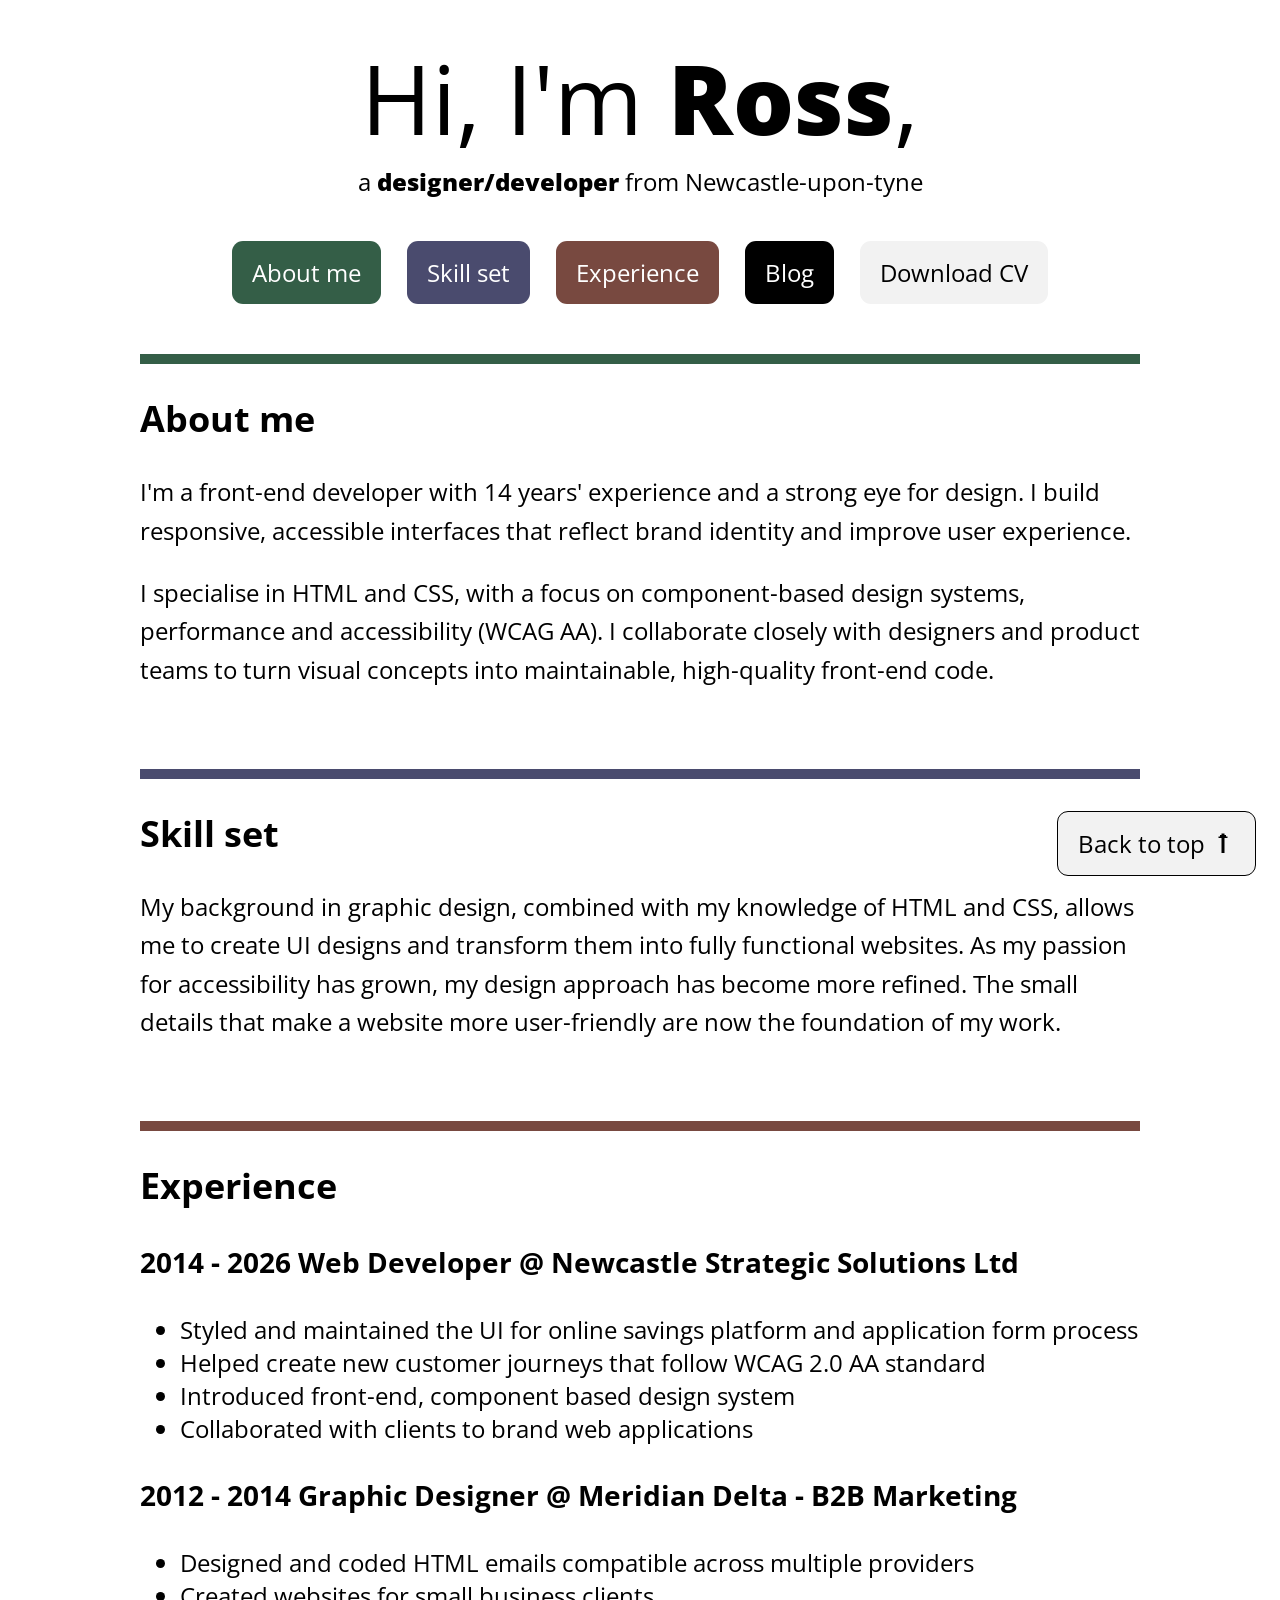
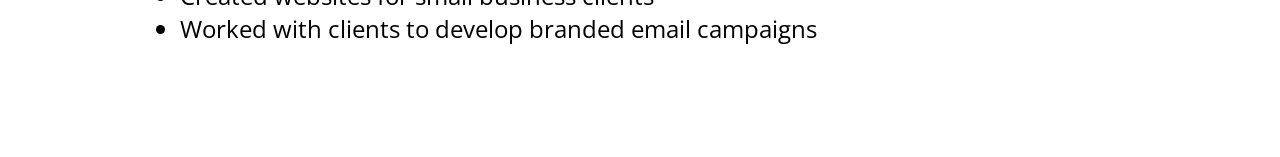
<file: index.html>
<!DOCTYPE html>
<html lang="en">
<head>
    <meta charset="UTF-8">
    <meta http-equiv="X-UA-Compatible" content="IE=edge">
    <link rel="preconnect" href="https://fonts.googleapis.com">
    <link rel="preconnect" href="https://fonts.gstatic.com" crossorigin>
    <link href="https://fonts.googleapis.com/css2?family=Open+Sans:wght@300;400;600&display=swap" rel="stylesheet">
    <link href="assets/stylesheets/styles.css" rel="stylesheet">
    <title>Ross Doolan</title>
    <!-- Global site tag (gtag.js) - Google Analytics -->
	<script async src="https://www.googletagmanager.com/gtag/js?id=G-WRHV4YQ0JR"></script>
	<script>
		 window.dataLayer = window.dataLayer || [];
		function gtag(){dataLayer.push(arguments);}
		gtag('js', new Date());
	
		gtag('config', 'G-WRHV4YQ0JR');	
	</script>
</head>
<body>

    <a class="back-to-top-button" href="#top">Back to top &#129045;</a>

    <div id="top" class="wrapper">
        <header>
            <h1>Hi, I'm <strong>Ross</strong>,</h1>
            <p>a <strong>designer/developer</strong> from Newcastle-upon-tyne</p>
        </header>

        <nav>
            <ul>
                <li><a class="green" href="#about">About me</a></li>
                <li><a class="blue" href="#skillset">Skill set</a></li>
                <li><a class="red" href="#experience">Experience</a></li>
                <li><a target="_blank" class="black" href="./blog">Blog</a></li>
                <li><a target="_blank" href="./assets/pdf/rossdoolancv.pdf">Download CV</a></li>
            </ul>
        </nav>

        <section id="about">
            <h2>About me</h2>
            <p>I'm a front-end developer with <span id="years-experience"></span> and a strong eye for design. I build responsive, accessible interfaces that reflect brand identity and improve user experience.</p>
            <p>I specialise in HTML and CSS, with a focus on component-based design systems, performance and accessibility (WCAG AA). I collaborate closely with designers and product teams to turn visual concepts into maintainable, high-quality front-end code.</p>
        </section>
        
        <section id="skillset">
            <h2>Skill set</h2>
            <p>My background in graphic design, combined with my knowledge of HTML and CSS, allows me to create UI designs and transform them into fully functional websites. As my passion for accessibility has grown, my design approach has become more refined. The small details that make a website more user-friendly are now the foundation of my work.</p>
        </section>

        <section id="experience">
            <h2>Experience</h2>
            <h3>2014 - <span id="current-year"></span> Web Developer @ Newcastle Strategic Solutions Ltd</h3>
            <ul>
                <li>Styled and maintained the UI for online savings platform and application form process</li>
                <li>Helped create new customer journeys that follow WCAG 2.0 AA standard</li>
                <li>Introduced front-end, component based design system</li>
                <li>Collaborated with clients to brand web applications</li>
            </ul>
            <h3>2012 - 2014 Graphic Designer @ Meridian Delta - B2B Marketing</h3>
            <ul>
                <li>Designed and coded HTML emails compatible across multiple providers</li>
                <li>Created websites for small business clients</li>
                <li>Worked with clients to develop branded email campaigns</li>
            </ul>
        </section>
    </div>
    
    <script>
        (function(){
            var now = new Date();
            var currentYearEl = document.getElementById('current-year');
            if (currentYearEl) currentYearEl.textContent = now.getFullYear();

            var startYear = 2012;
            var years = now.getFullYear() - startYear;
            var yearsEl = document.getElementById('years-experience');
            if (yearsEl) {
                yearsEl.textContent = years === 1 ? years + ' year of experience' : years + " years' experience";
            }
        })();
    </script>

</body>
</html>
</file>
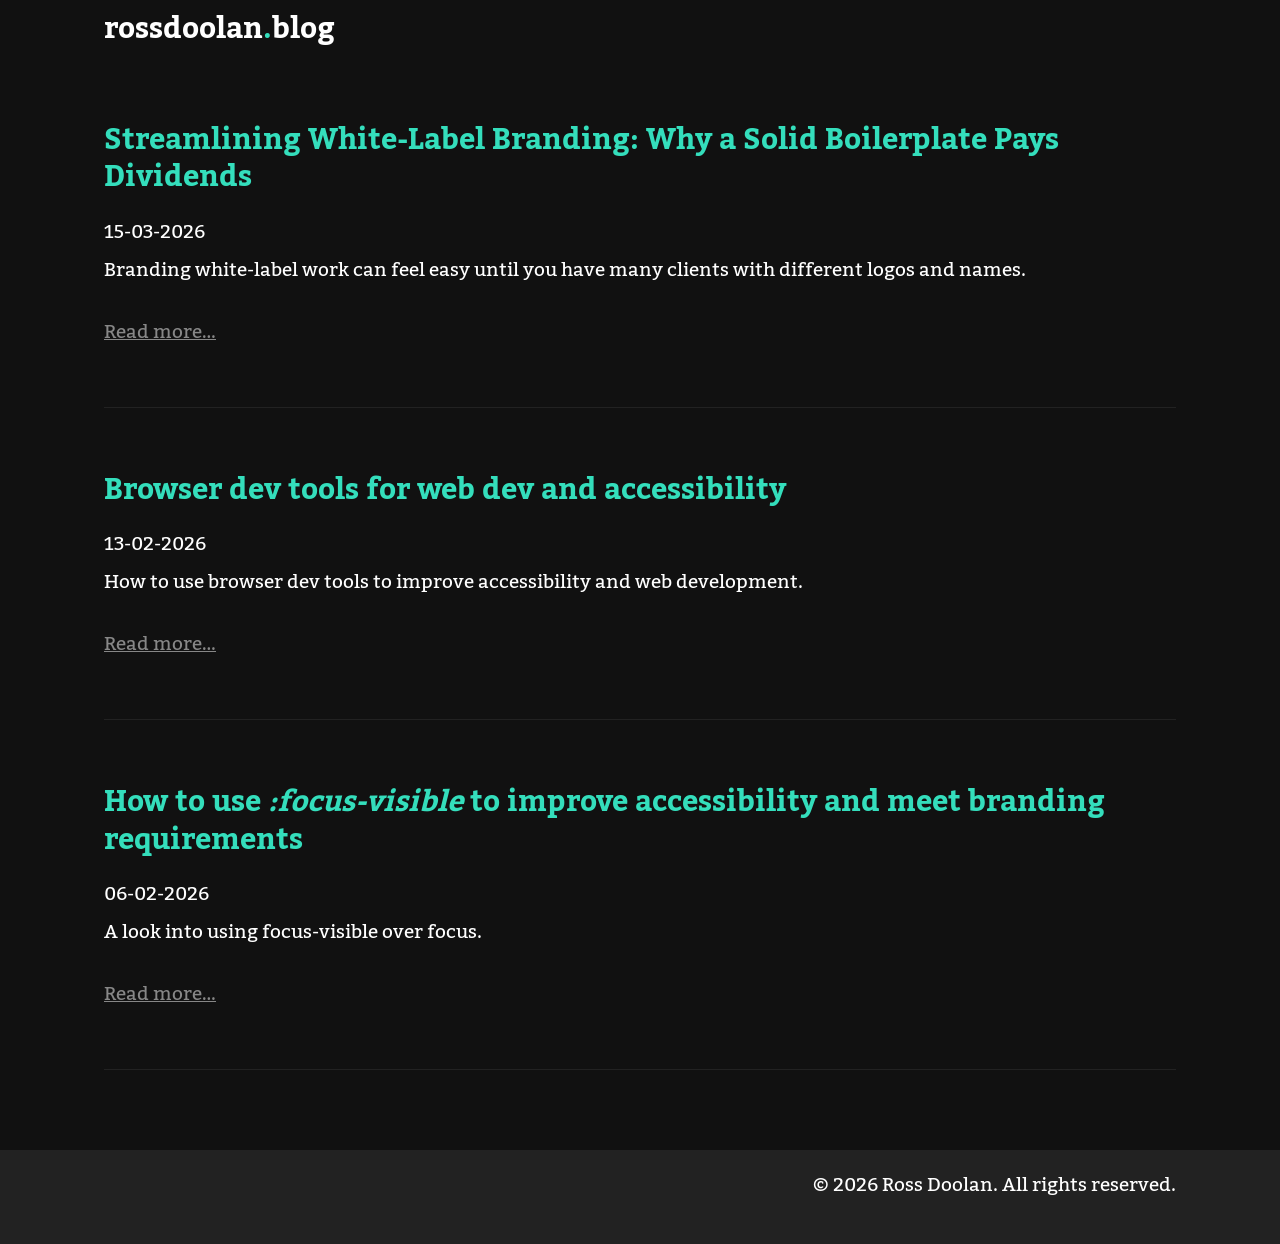
<file: blog/index.html>
<!DOCTYPE html>
<html lang="en">
<head>
  <meta charset="UTF-8">
  <meta name="viewport" content="width=device-width, initial-scale=1">
  <title>Ross Doolan - Web Development Blog</title>
  <link rel="preconnect" href="https://fonts.googleapis.com">
  <link rel="preconnect" href="https://fonts.gstatic.com" crossorigin>
  <link href="https://fonts.googleapis.com/css2?family=Kadwa:wght@400;700&display=swap" rel="stylesheet">
  <link href="assets/styles/styles.css" rel="stylesheet">
  <!-- Global site tag (gtag.js) - Google Analytics -->
	<script async src="https://www.googletagmanager.com/gtag/js?id=G-WRHV4YQ0JR"></script>
	<script>
		 window.dataLayer = window.dataLayer || [];
		function gtag(){dataLayer.push(arguments);}
		gtag('js', new Date());
	
		gtag('config', 'G-WRHV4YQ0JR');	
	</script>
</head>
<body>

  <header>
    <div class="container">
      <div class="header-bar">
        <div class="logo">rossdoolan<span>.</span>blog</div>
      </div>
    </div>
  </header>
  <main>
    <section class="articles">
      <div class="container">

        <article>
          <a href="white-label-branding.html">
          <h2>Streamlining White-Label Branding: Why a Solid Boilerplate Pays Dividends</h2>
          <time datetime="15-03-2026">15-03-2026</time>
          <p>Branding white-label work can feel easy until you have many clients with different logos and names.</p>
          <p><span>Read more&hellip;</span></p>
          </a>
        </article>

        <article>
          <a href="browser-dev-tools.html">
          <h2>Browser dev tools for web dev and accessibility</h2>
          <time datetime="13-02-2026">13-02-2026</time>
          <p>How to use browser dev tools to improve accessibility and web development.</p>
          <p><span>Read more&hellip;</span></p>
          </a>
        </article>

        <article>
          <a href="focus-visible-buttons.html">
          <h2>How to use <em>:focus-visible</em> to improve accessibility and meet branding requirements</h2>
          <time datetime="06-02-2026">06-02-2026</time>
          <p>A look into using focus-visible over focus.</p>
          <p><span>Read more&hellip;</span></p>
          </a>
        </article>

        <!--<article>
          <a href="focus-visible-buttons.html">
          <h2>How to use <em>:focus-visible</em> to improve accessibility and meet branding requirements</h2>
          <time datetime="06-02-2026">06-02-2026</time>
          <p>A look into using focus-visible over focus.</p>
          <p><span>Read more&hellip;</span></p>
          </a>
        </article>-->
      </div>
    </section>
  </main>

  <footer>
    <div class="container">
      <p>&copy; 2026 Ross Doolan. All rights reserved.</p>
    </div>
  </footer>

</body>
</html>
</file>
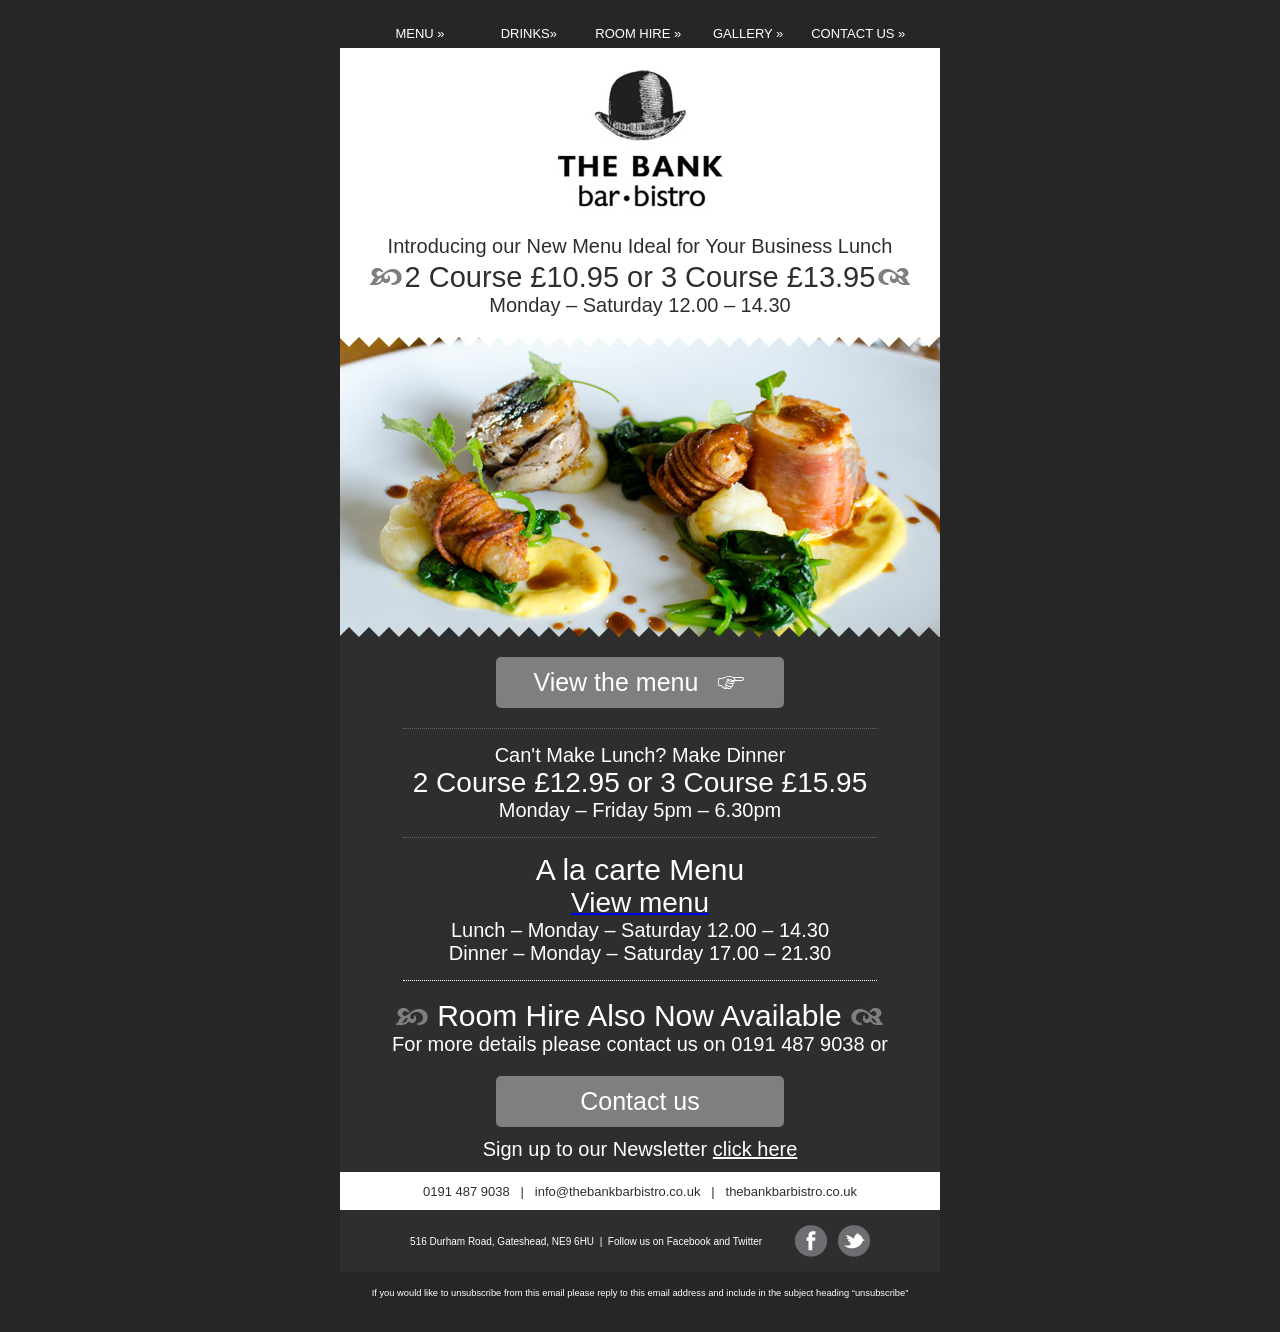
<file: portfolio/projects/emails/bank-bar-bistro/index.htm>
﻿<html>

<head>
<meta http-equiv="Content-Language" content="en-gb">
<meta http-equiv="Content-Type" content="text/html; charset=windows-1252">
<title>Introducing our new Lunch menu</title>
</head>

<body topmargin="0" leftmargin="0" rightmargin="0" bottommargin="0">

<table border="0" cellpadding="0" cellspacing="0" width="100%" id="table1" height="1052">
	<tr>
		<td align="center" bgcolor="#262626" valign="top">
		&nbsp;<table border="0" cellpadding="0" cellspacing="0" width="600" id="table2">
			<tr>
				<td bgcolor="#2e2e2e">
				<table border="0" cellpadding="0" cellspacing="0" width="100%" id="table3">
					<tr>
						<td align="center" height="20">
						<table style="font-family:Arial; font-size:13px; color:#ffffff;" border="0" cellpadding="0" cellspacing="0" width="600" id="table15" height="30">
							<tr>
								<td width="26" bgcolor="#262626">&nbsp;</td>
								<td width="110" style="text-transform:uppercase;" align="center" bgcolor="#262626">
								<a style="color:#ffffff; text-decoration:none;" href="http://thebankbarbistro.co.uk/menu/lunch-menu/">
								menu »</a></td>
								<td width="110" style="text-transform:uppercase;" align="center" bgcolor="#262626">
								<a style="color:#ffffff; text-decoration:none;" href="http://thebankbarbistro.co.uk/drinks/cocktails/">
								drinks» </a></td>
								<td width="111" style="text-transform:uppercase;" align="center" bgcolor="#262626">
								<a style="color:#ffffff; text-decoration:none;" href="http://thebankbarbistro.co.uk/room-hire/">
								room hire »</a></td>
								<td width="111" style="text-transform:uppercase;" align="center" bgcolor="#262626">
								<a style="color:#ffffff; text-decoration:none;" href="http://thebankbarbistro.co.uk/gallery/">
								gallery »</a></td>
								<td width="111" style="text-transform:uppercase;" align="center" bgcolor="#262626">
								<a style="color:#ffffff; text-decoration:none;" href="http://thebankbarbistro.co.uk/contact/">
								contact us »</a></td>
								<td width="27" bgcolor="#262626">&nbsp;</td>
							</tr>
						</table>
						</td>
					</tr>
					<tr>
						<td bgcolor="#FFFFFF" align="center" height="183">
						<a href="http://thebankbarbistro.co.uk">
						<img style="font-family:Arial; font-size:30px; color:#2e2e2e;" alt="THE BANK - Bar - Bistro" border="0" src="logo.jpg" width="180" height="145"></a></td>
					</tr>
					<tr>
						<td align="center" style="font-family: 'Georgia', 'Arial'; color:#2e2e2e; font-size:20px;" height="30" bgcolor="#FFFFFF">
						Introducing our New Menu Ideal for Your Business Lunch</td>
					</tr>
					<tr>
						<td align="center" style="font-family: 'Georgia', 'Arial'; color:#2e2e2e; font-size:30px;" height="30" bgcolor="#FFFFFF">
						<table style="font-family: 'Georgia', 'Arial'; color:#2e2e2e; font-size:30px;" border="0" cellpadding="0" cellspacing="0" width="600" id="table16">
							<tr>
								<td align="right" width="63">
								<img border="0" src="leftwhite.jpg" ></td>
								<td width="474" align="center">
								<span style="font-size: 29px">2 Course £10.95 or 
								3 Course £13.95</span></td>
								<td width="63" align="left">
								<img border="0" src="rightwhite.jpg" ></td>
							</tr>
						</table>
						</td>
					</tr>
					<tr>
						<td align="center" style="font-family: 'Georgia', 'Arial'; color:#2e2e2e; font-size:20px; padding-bottom:20px;" height="30" bgcolor="#FFFFFF">
						Monday – Saturday 12.00 – 14.30</td>
					</tr>
					<tr>
						<td>
						<a href="http://thebankbarbistro.co.uk">
						<img border="0" src="banner4.jpg"></a></td>
					</tr>
					<tr>
						<td style="padding-top:20px;">
						<table border="0" cellpadding="0" cellspacing="0" width="600" id="table6" height="51">
							<tr>
								<td width="156">&nbsp;</td>
								<td width="288" bgcolor="#7F7F7F" style="border-radius:5px; -webkit-border-radius:5px; -moz-border-radius:5px;" align="center">
								<table style="font-family: 'Georgia', 'Arial'; color:#ffffff; font-size:25px;" border="0" cellpadding="0" cellspacing="0" width="74%" id="table7">
									<tr>
										<td width="184">
										<a style="color:#ffffff; text-decoration:none;" href="http://thebankbarbistro.co.uk/menu/lunch-menu/">
										View the menu</a></td>
										<td>
										<img border="0" src="fing.png" width="28" height="13"></td>
									</tr>
								</table>
								</td>
								<td width="156">&nbsp;</td>
							</tr>
						</table>
						</td>
					</tr>
					<tr>
						<td style="padding-top:20px;">
						<table border="0" cellpadding="0" cellspacing="0" width="100%" id="table8">
							<tr>
								<td width="63">&nbsp;</td>
								<td style="padding-top:15px; padding-bottom:15px; border-bottom-width:1px; border-bottom-style:dotted; border-bottom-color:#6666666; border-top-width:1px; border-top-style:dotted; border-color:#666666; font-family: 'Georgia', 'Arial'; color:#ffffff; font-size:20px;" align="center">
								Can't Make Lunch? Make Dinner<br>
								<span style="font-size: 28px">2 Course £12.95 or 
								3 Course £15.95</span><br>
								Monday – Friday 5pm – 6.30pm</td>
								<td width="63">&nbsp;</td>
							</tr>
						</table>
						</td>
					</tr>
					<tr>
						<td>
						<table border="0" cellpadding="0" cellspacing="0" width="100%" id="table17">
							<tr>
								<td width="63">&nbsp;</td>
								<td style="padding-top:15px; padding-bottom:15px; border-bottom-width:1px; border-bottom-style:dotted; border-bottom-color:#6666666; font-family: 'Georgia', 'Arial'; color:#ffffff; font-size:20px;" align="center">
								<span style="font-size: 30px">A la carte Menu</span><br>
								<a href="http://thebankbarbistro.co.uk/menu/main-menu/">
								<span style="font-size: 28px">
								<font color="#FFFFFF">View menu</font></span></a><br>
								Lunch – Monday – Saturday 12.00 – 14.30<br>
								Dinner – Monday – Saturday 17.00 – 21.30</td>
								<td width="63">&nbsp;</td>
							</tr>
						</table>
						</td>
					</tr>
					<tr>
						<td>&nbsp;</td>
					</tr>
					<tr>
						<td align="center" style="font-family: 'Georgia', 'Arial'; color:#ffffff; font-size:30px;" height="30">
						<table style="font-family: 'Georgia', 'Arial'; color:#ffffff; font-size:30px;" border="0" cellpadding="0" cellspacing="0" width="600" id="table9">
							<tr>
								<td align="right" width="89">
								<img border="0" src="left.jpg" ></td>
								<td width="421" align="center">Room Hire Also 
								Now Available</td>
								<td width="90" align="left">
								<img border="0" src="right.jpg" ></td>
							</tr>
						</table>
						</td>
					</tr>
					<tr>
						<td align="center" style="font-family: 'Georgia', 'Arial'; color:#ffffff; font-size:20px; padding-bottom:20px;" height="30">
						For more details please contact us on 0191 487 9038 or</td>
					</tr>
					<tr>
						<td>
						<table border="0" cellpadding="0" cellspacing="0" width="600" id="table12" height="51">
							<tr>
								<td width="156">&nbsp;</td>
								<td width="288" bgcolor="#7F7F7F" style="border-radius:5px; -webkit-border-radius:5px; -moz-border-radius:5px;" align="center">
								<table style="font-family: 'Georgia', 'Arial'; color:#ffffff; font-size:25px;" border="0" cellpadding="0" cellspacing="0" width="74%" id="table13">
									<tr>
										<td align="center">
										<a style="color:#ffffff; text-decoration:none;" href="http://thebankbarbistro.co.uk/contact/">
										Contact us</a></td>
									</tr>
								</table>
								</td>
								<td width="156">&nbsp;</td>
							</tr>
						</table>
						</td>
					</tr>
					<tr>
						<td align="center" style="font-family: 'Georgia', 'Arial'; color:#ffffff; font-size:20px;" height="45">
						Sign up to our Newsletter
						<a style="color:#ffffff;" href="http://thebankbarbistro.co.uk/#footer">click 
						here</a></td>
					</tr>
					<tr>
						<td align="center" style="font-family:Arial; font-size:13px; color:#2e2e2e;" height="38" bgcolor="#FFFFFF">
						0191 487 9038&nbsp;&nbsp; |&nbsp;&nbsp;
						<a style="color:#2e2e2e; text-decoration:None;" href="mailto:info@thebankbarbistro.co.uk">
						info@thebankbarbistro.co.uk</a>&nbsp;&nbsp; |&nbsp;&nbsp;
						<a style="color:#2e2e2e; text-decoration:None;" href="http://thebankbarbistro.co.uk">
						thebankbarbistro.co.uk</a></span></font></td>
					</tr>
					<tr>
						<td align="center" style=" padding:10px 10px 10px 10px;" height="38">
						<table border="0" cellpadding="0" cellspacing="5" width="81%" id="table14">
							<tr>
								<td style="font-family:Arial; font-size:10px; color:#ffffff;">
								516 Durham Road, Gateshead, NE9 6HU&nbsp; |&nbsp; 
								Follow us on Facebook and Twitter</td>
								<td width="38">
								<a href="https://www.facebook.com/thebanklowfell">
								<img border="0" src="facebook.png" width="32" height="32"></a></td>
								<td width="32">
								<a href="https://twitter.com/TheBankLowFell">
								<img border="0" src="twitter.png" width="32" height="32"></a></td>
							</tr>
						</table>
						</td>
					</tr>
					</table>
				</td>
			</tr>
		</table>
		<p><span class="style10">
			<font face="Arial" color="#FFFFFF" style="font-size: 7pt">If you 
		would like to unsubscribe from this email please reply to this email 
		address and include in the subject heading “unsubscribe” </font></span>
		</p>
		<p>&nbsp;</td>
	</tr>
</table>

</body>

</html>
</file>
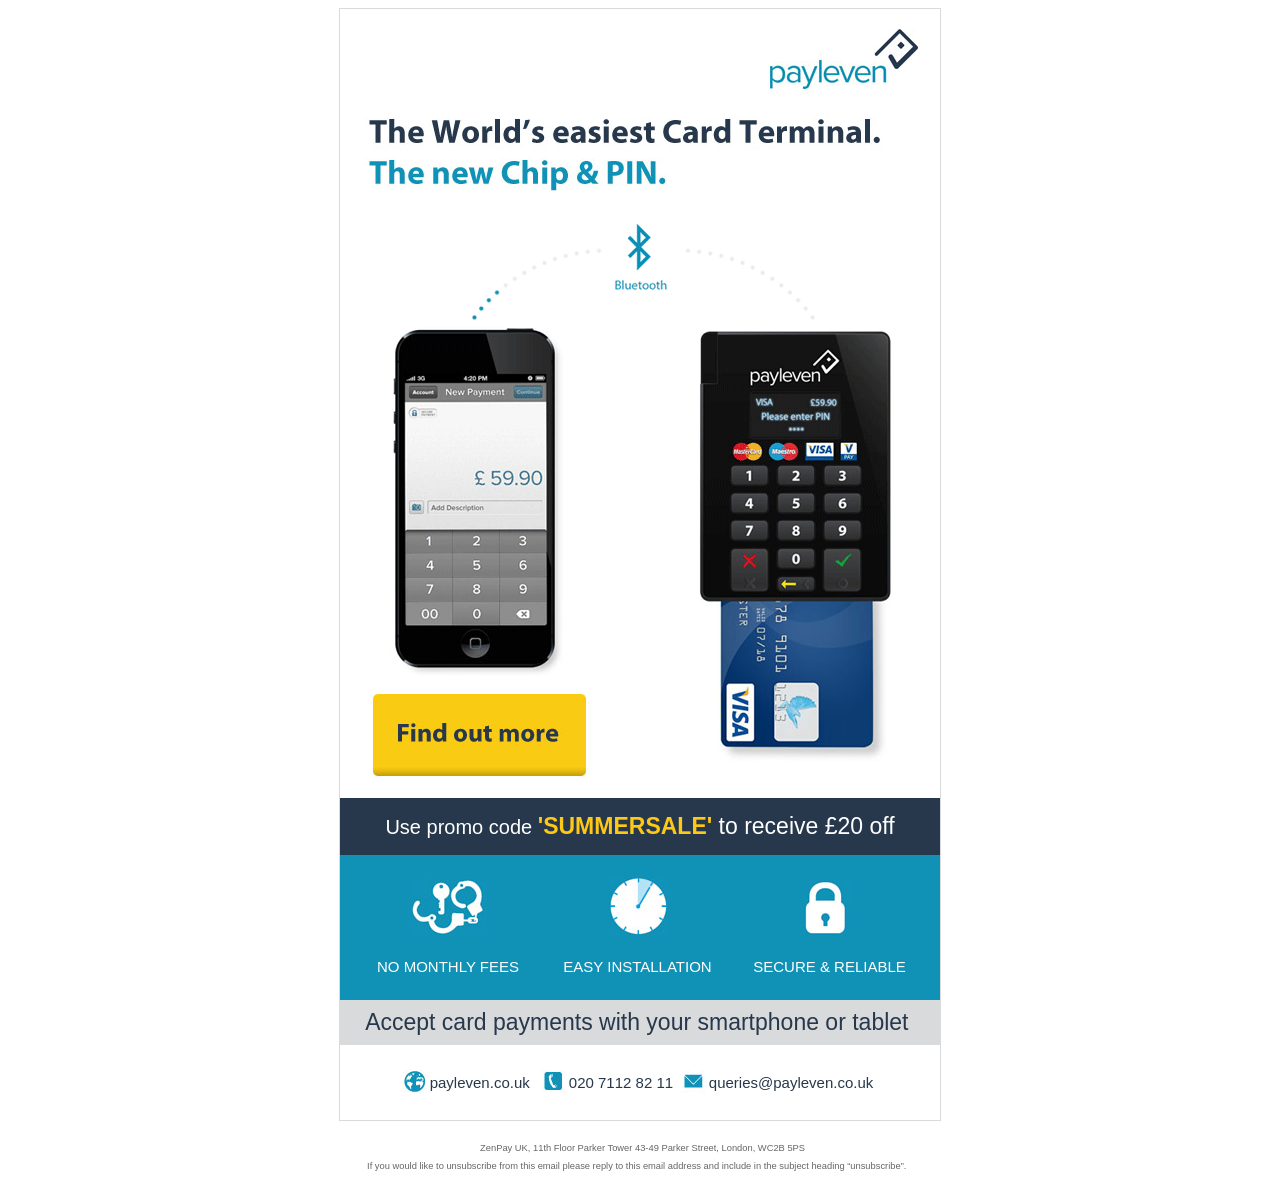
<file: portfolio/projects/emails/pay-eleven/index.html>
﻿<!DOCTYPE html>

<html lang="en">

<head>
<meta http-equiv="Content-Language" content="en-gb">
<meta http-equiv="Content-Type"  content="text/html charset=UTF-8" />
<title>No monthly fees</title>
</head>

<body>

<table border="0" cellpadding="0" cellspacing="0" width="100%" id="table1">
	<tr>
		<td align="center">
		<table border="0" cellpadding="0" cellspacing="0" width="600" id="table2">
			<tr>
				<td style="border-width:1px; border-style:solid; border-color:#d9dadb;">
				<table border="0" cellpadding="0" cellspacing="0" width="82%" id="table3">
					<tr>
						<td>
						<table border="0" cellpadding="0" cellspacing="0" width="100%" id="table4">
							<tr>
								<td>&nbsp;</td>
								<td width="150" style="padding-right:20px; padding-top:20px;" align="right">
								<a href="http://www.payleven.co.uk">
								<img style="font-family: Myriad Pro, Arial; color:#1092B7; font-size:20px;" alt="payleven" border="0" src="logo.jpg" width="150" height="62"></a></td>
							</tr>
						</table>
						</td>
					</tr>
					<tr>
						<td height="124" valign="center">
						<a href="http://www.payleven.co.uk">
						<img style="font-family: Myriad Pro, Arial; color:#27384C; font-size:20px;" alt="The World's easiest Card Terminal. The New Chip & PIN" border="0" src="header.jpg" width="600" height="75"></a></td>
					</tr>
					<tr>
						<td height="29" valign="top">
						<img style="display:block;" border="0" src="animation_halfed2.gif"></td>
					</tr>
					<tr>
						<td valign="top" height="200">
						<a href="http://www.payleven.co.uk">
						<img style="display:block;" border="0" src="other_half.jpg"></a></td>
					</tr>
					<tr>
						<td bgcolor="#27384C" style="font-family:Myriad Pro, Arial; font-size:23px; color:#27384c;" height="57" align="center">
						<font color="#FFFFFF"><span style="font-size: 20px">Use 
						promo code </font><font color="#FDC915"><b>'SUMMERSALE'</b></font><font color="#FFFFFF"> 
						to receive £20 off</font></span></td>
					</tr>
					<tr>
						<td bgcolor="#1092B7">
						<table border="0" cellpadding="0" cellspacing="0" width="600" id="table5">
							<tr>
								<td width="63" height="23">&nbsp;</td>
								<td width="96" height="23">&nbsp;</td>
								<td width="105" height="23">&nbsp;</td>
								<td width="72" height="23">&nbsp;</td>
								<td width="127" height="23">&nbsp;</td>
								<td width="52" height="23">&nbsp;</td>
								<td width="85" height="23">&nbsp;</td>
							</tr>
							<tr>
								<td width="63" align="center">&nbsp;</td>
								<td width="96" align="center">
								<img alt="infographic1" border="0" src="1.jpg" width="76" height="56">&nbsp;</td>
								<td width="105" align="center">&nbsp;</td>
								<td width="72" align="center">
								<img alt="infographic2" border="0" src="2.jpg">&nbsp;</td>
								<td width="127" align="center">&nbsp;</td>
								<td width="52" align="center">
								<img alt="infographic3" border="0" src="3.jpg" width="46" height="55">&nbsp;</td>
								<td width="85" align="center">&nbsp;</td>
							</tr>
							<tr>
								<td width="63" height="15">&nbsp;</td>
								<td width="96" height="15">&nbsp;</td>
								<td width="105" height="15">&nbsp;</td>
								<td width="72" height="15">&nbsp;</td>
								<td width="127" height="15">&nbsp;</td>
								<td width="52" height="15">&nbsp;</td>
								<td width="85" height="15">&nbsp;</td>
							</tr>
						</table>
						</td>
					</tr>
					<tr>
						<td bgcolor="#1092B7">
						<table style="font-family:Myriad Pro, Arial; font-size:15px; color:#ffffff; text-transform:uppercase;" border="0" cellpadding="0" cellspacing="0" width="600" id="table6">
							<tr>
								<td width="27">&nbsp;</td>
								<td width="162" align="center">
								No monthly fees</td>
								<td width="27">&nbsp;</td>
								<td width="163" align="center">Easy installation</td>
								<td width="28">&nbsp;</td>
								<td align="center" width="165">Secure &amp; Reliable</td>
								<td width="28">&nbsp;</td>
							</tr>
						</table>
						</td>
					</tr>
					<tr>
						<td bgcolor="#1092B7" height="25">&nbsp;</td>
					</tr>
					<tr>
						<td align="center" height="45" style="font-family:Myriad Pro, Arial; font-size:23px; color:#27384c;" bgcolor="#D9DADB">
						Accept card payments with your smartphone or tablet&nbsp;</td>
					</tr>
					<tr>
						<td height="55" style="padding:10px 10px 10px 10px;" align="center" valign="center">
						<table style="font-family:Myriad Pro, Arial; font-size:15px; color:#27384C;" border="0" cellpadding="0" cellspacing="0" width="475" id="table7">
							<tr>
								<td width="23" align="left">
								<img alt="W:" border="0" src="web.jpg" width="23" height="23"></td>
								<td width="117" align="left">&nbsp;<a style="color:#27384C; text-decoration:none;" href="http://www.payleven.co.uk">payleven.co.uk</a>&nbsp;</td>
								<td width="23" align="left">
								<img alt="T:" border="0" src="phone.jpg" width="23" height="23"></td>
								<td width="126" align="left">&nbsp;020 7112 82 11</td>
								<td width="23" align="left">
								<img alt="E:" border="0" src="email.jpg" width="23" height="23"></td>
								<td width="163" align="left">
								&nbsp;<a style="color:#27384C; text-decoration:none;" href="mailto:queries@payleven.co.uk">queries@payleven.co.uk</a>&nbsp;</td>
							</tr>
						</table>
						</td>
					</tr>
					</table>
				</td>
			</tr>
		</table>
		<p>
				<font face="Arial" style="font-size: 7pt" color="#666666">&nbsp;<span class="style1">
				ZenPay UK, 11th Floor Parker Tower 43-49 Parker Street, London, 
				WC2B 5PS<br>
				If you would like to unsubscribe from this email please reply to 
				this email address and include in the subject heading 
				“unsubscribe”.</span>&nbsp;</font>&nbsp;</td>
	</tr>
</table>

</body>

</html>
</file>
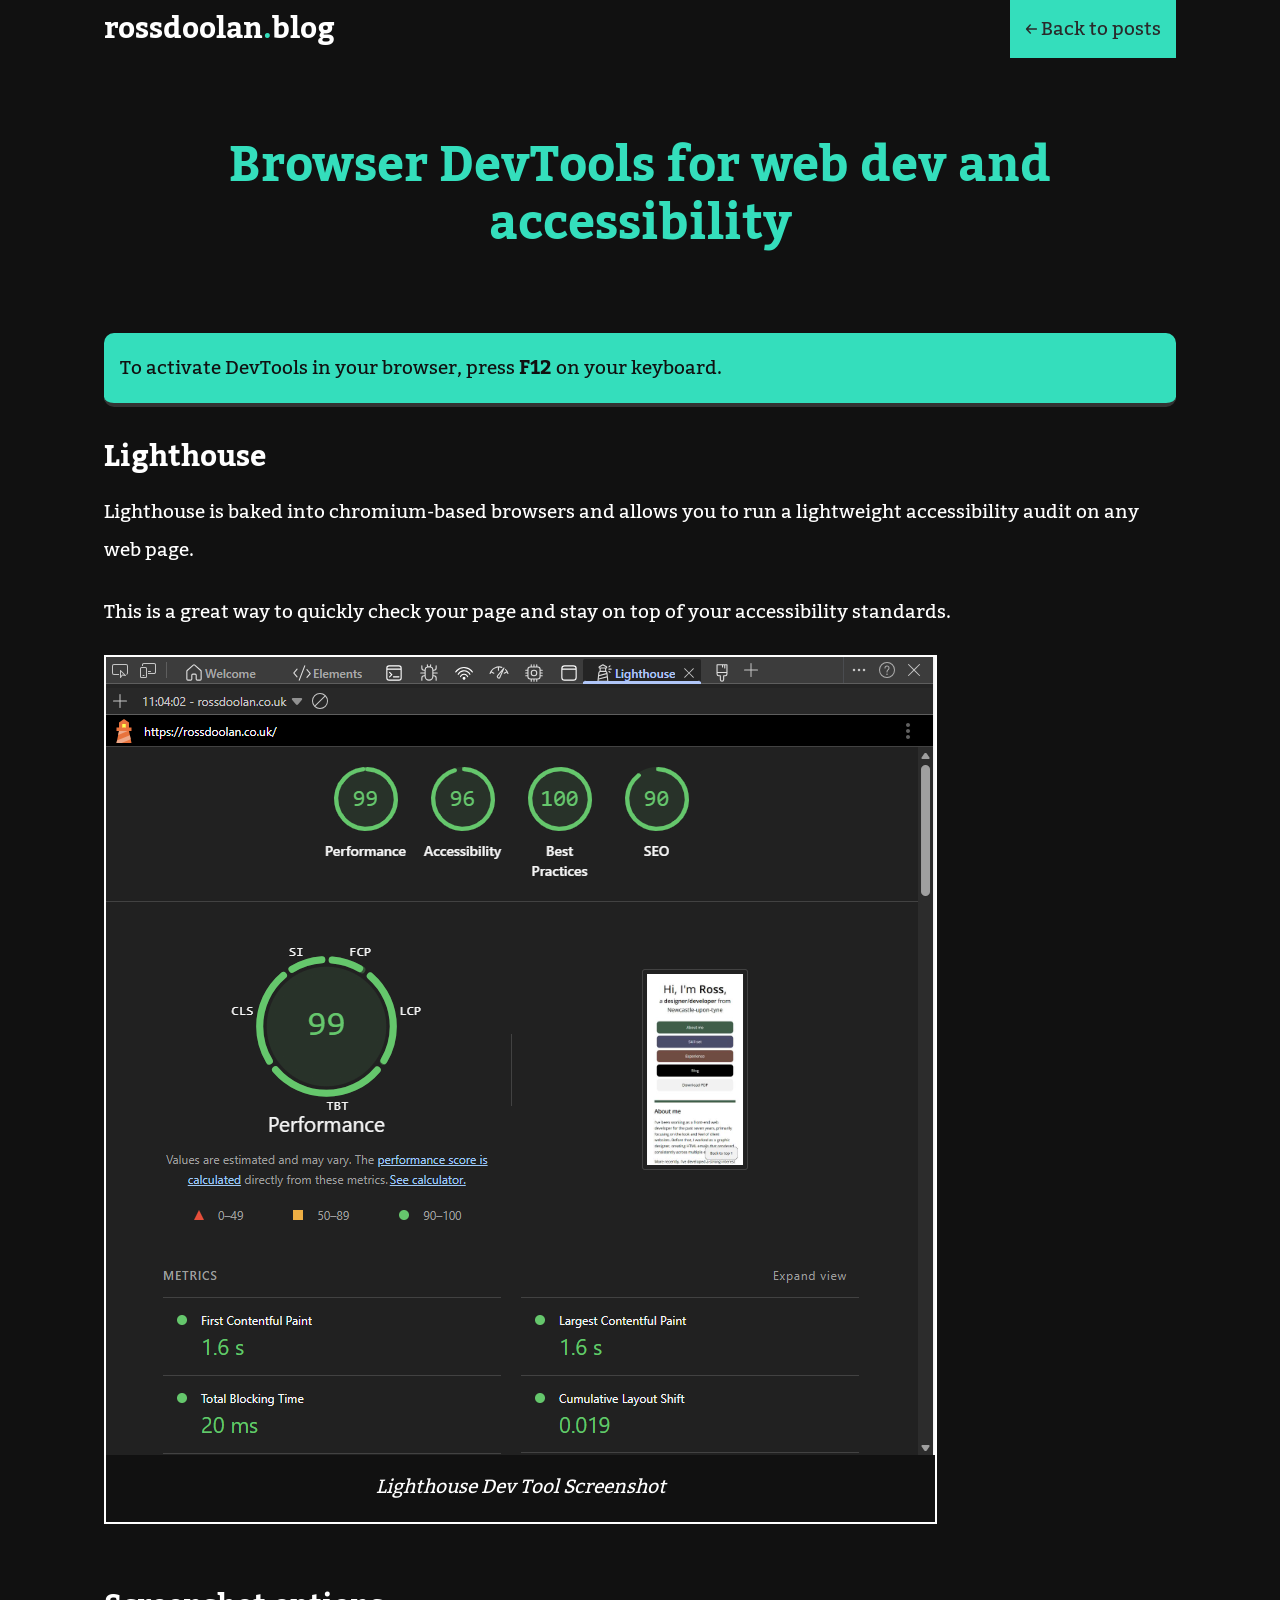
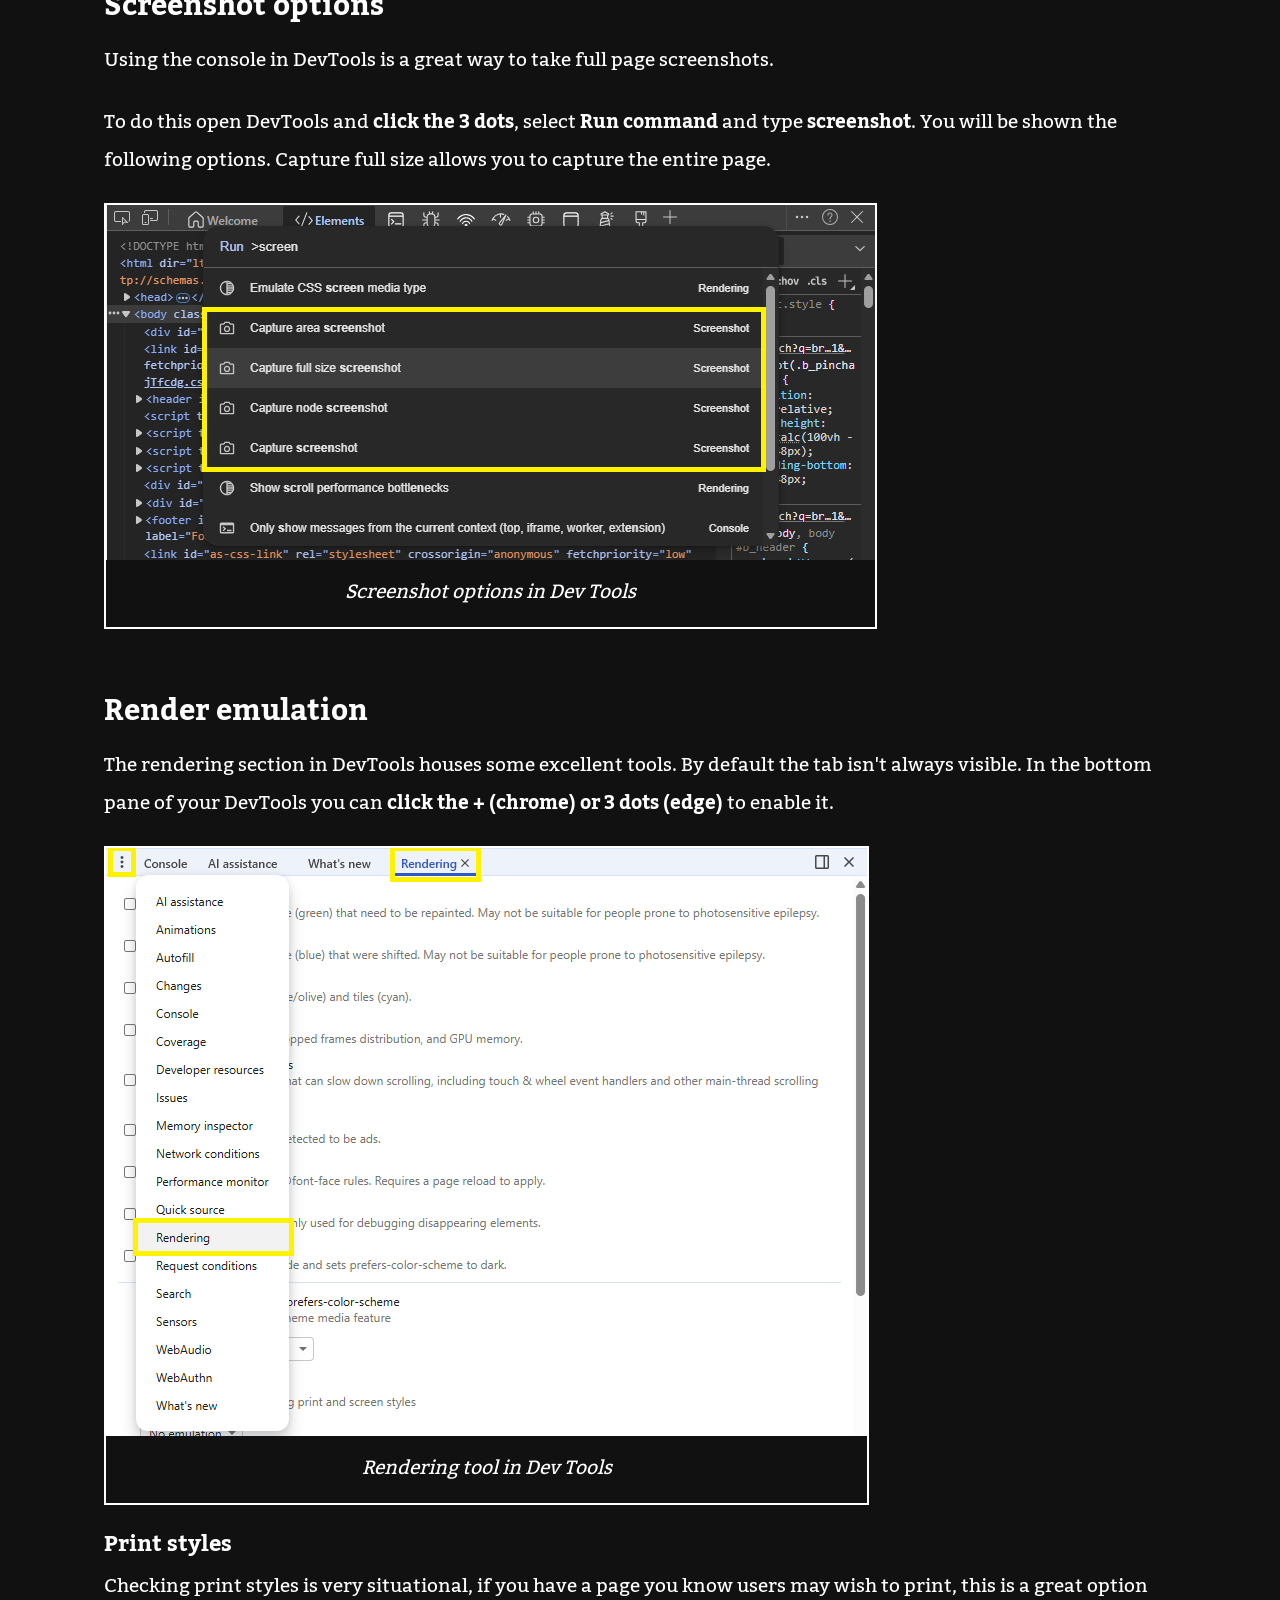
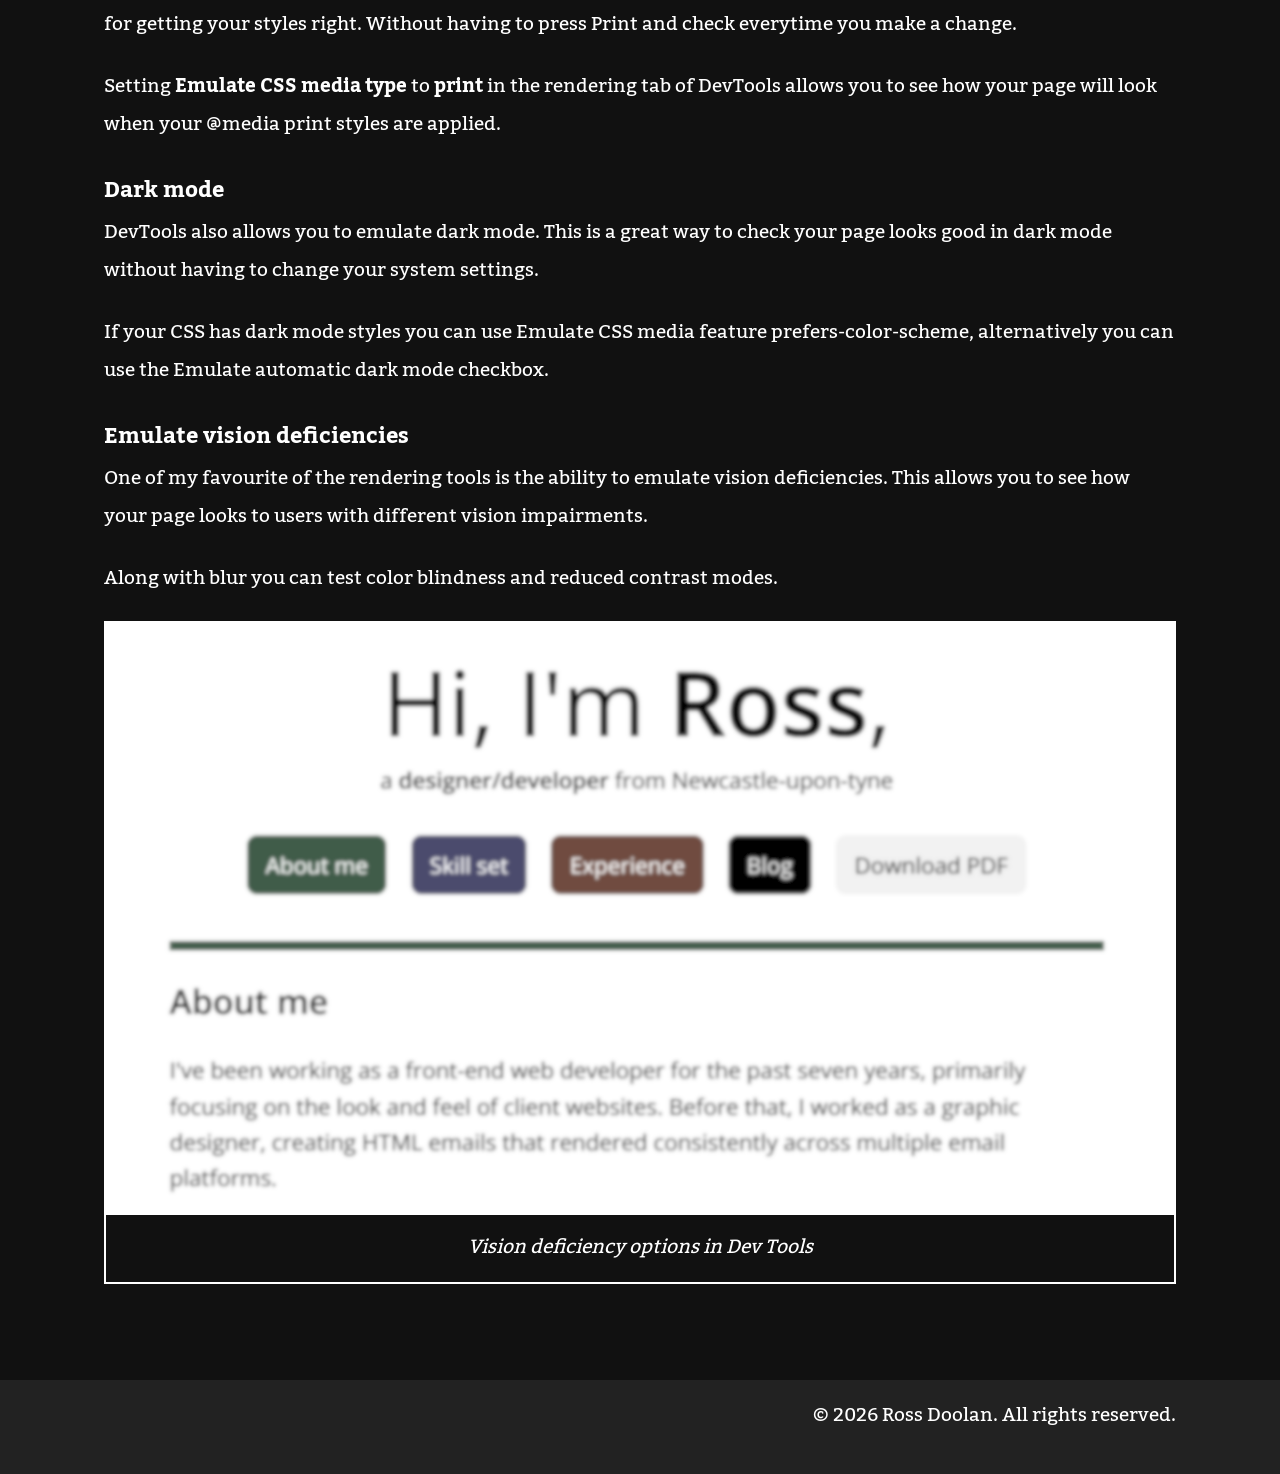
<file: blog/browser-dev-tools.html>
<!DOCTYPE html>
<html lang="en">
<head>
  <meta charset="UTF-8">
  <meta name="viewport" content="width=device-width, initial-scale=1">
  <title>Ross Doolan - Browser DevTools for web dev and accessibility</title>
  <link rel="preconnect" href="https://fonts.googleapis.com">
  <link rel="preconnect" href="https://fonts.gstatic.com" crossorigin>
  <link href="https://fonts.googleapis.com/css2?family=Kadwa:wght@400;700&display=swap" rel="stylesheet">
  <link href="assets/styles/styles.css" rel="stylesheet">
</head>
<body>

  <header>
    <div class="container">
      <div class="header-bar">
        <div class="logo">rossdoolan<span>.</span>blog</div>
        <a href="index.html" class="nav-link">&larr; Back to posts</a>
      </div>
    </div>
  </header>
  <main>
    <section class="services">
      <div class="container">
          <h1>Browser DevTools for web dev and accessibility</h1>
          <p class="tip">To activate DevTools in your browser, press <strong>F12</strong> on your keyboard.</p>
          <h2>Lighthouse</h2>
          <p>Lighthouse is baked into chromium-based browsers and allows you to run a lightweight accessibility audit on any web page.</p>
          <p>This is a great way to quickly check your page and stay on top of your accessibility standards.</p>
          <figure>
            <img src="assets/images/lighthousetool.png" alt="Lighthouse Dev Tool Screenshot">
          <figcaption>Lighthouse Dev Tool Screenshot</figcaption>
          </figure>

          <h2>Screenshot options</h2>
          <p>Using the console in DevTools is a great way to take full page screenshots.</p>
          <p>To do this open DevTools and <strong>click the 3 dots</strong>, select <strong>Run command</strong> and type <strong>screenshot</strong>. You will be shown the following options. Capture full size allows you to capture the entire page.</p>
          <figure>
            <img src="assets/images/screenshottool.png" alt="Screenshot options in Dev Tools">
            <figcaption>Screenshot options in Dev Tools</figcaption>
          </figure>
          <h2>Render emulation</h2>
          <p>The rendering section in DevTools houses some excellent tools. By default the tab isn't always visible. In the bottom pane of your DevTools you can <strong>click the + (chrome) or 3 dots (edge)</strong> to enable it.</p>
          <figure>
            <img src="assets/images/renderingtool.png" alt="Rendering tool in Dev Tools">
            <figcaption>Rendering tool in Dev Tools</figcaption>
          </figure>
          <h3>Print styles</h3>
          <p>Checking print styles is very situational, if you have a page you know users may wish to print, this is a great option for getting your styles right. Without having to press Print and check everytime you make a change.</p>
          <p>Setting <strong>Emulate CSS media type</strong> to <strong>print</strong> in the rendering tab of DevTools allows you to see how your page will look when your @media print styles are applied.</p>
          <h3>Dark mode</h3>
          <p>DevTools also allows you to emulate dark mode. This is a great way to check your page looks good in dark mode without having to change your system settings.</p>
          <p>If your CSS has dark mode styles you can use Emulate CSS media feature prefers-color-scheme, alternatively you can use the Emulate automatic dark mode checkbox.</p>
          <h3>Emulate vision deficiencies</h3>
          <p>One of my favourite of the rendering tools is the ability to emulate vision deficiencies. This allows you to see how your page looks to users with different vision impairments.</p>
          <p>Along with blur you can test color blindness and reduced contrast modes.</p>
          <figure>
            <img src="assets/images/emulateblur.png" alt="Vision deficiency options in Dev Tools">
            <figcaption>Vision deficiency options in Dev Tools</figcaption>
          </figure>
      </div>
    </section>
  </main>

  <footer>
    <div class="container">
      <p>&copy; 2026 Ross Doolan. All rights reserved.</p>
    </div>
  </footer>

</body>
</html>
</file>
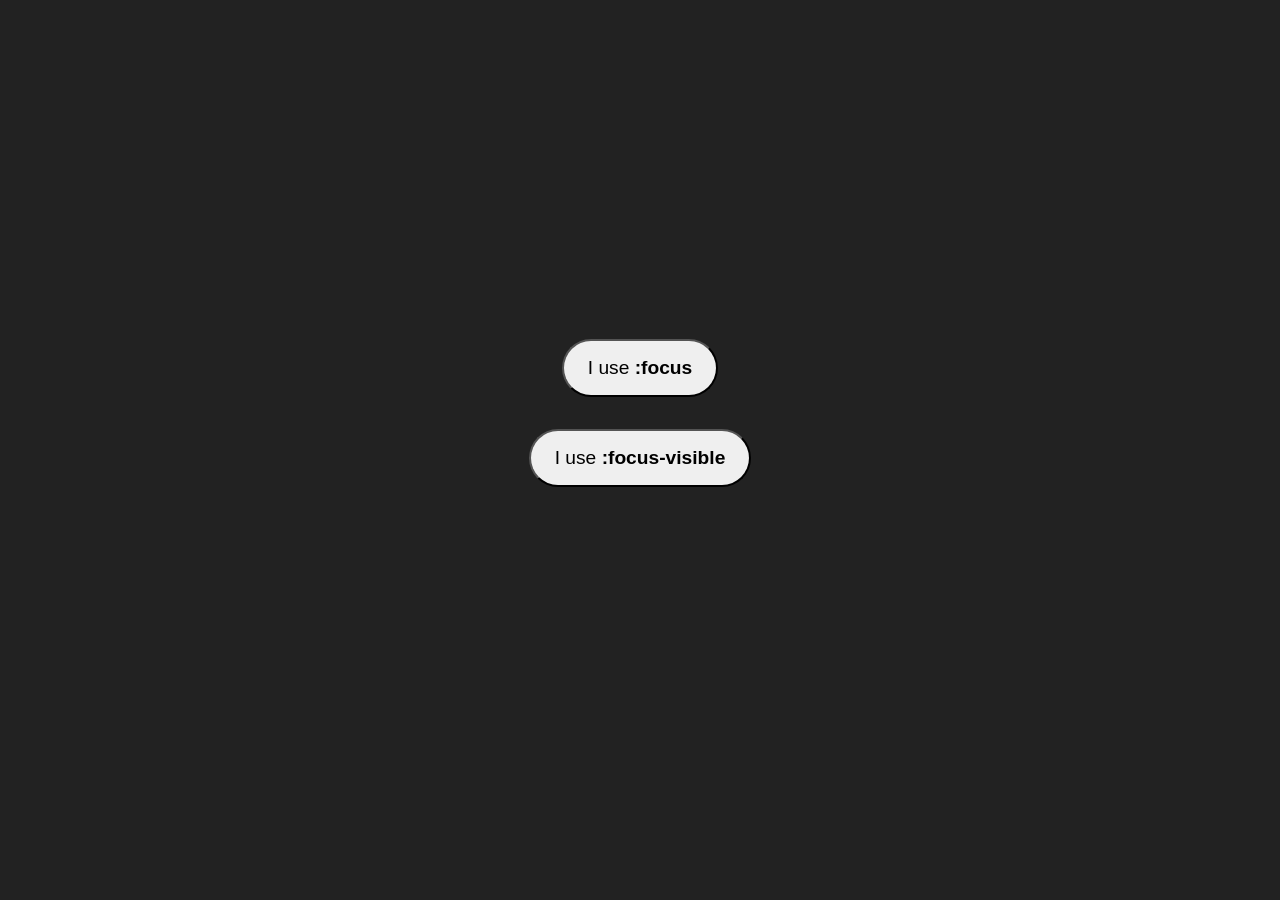
<file: blog/focus-demo.html>
<!DOCTYPE html>
<html lang="en">
<head>
  <meta charset="UTF-8">
  <meta name="viewport" content="width=device-width, initial-scale=1">
  <title>Basic Template</title>
</head>
<style>
    body{
        text-align: center;
        background-color: #222;
        color: #fff;
        font-family: Arial, Helvetica, sans-serif;
        align-items: center;
        display: flex;
        flex-direction: column;
        justify-content: center;
        min-height: 90vh;
    }
    button {
        padding: 1rem 1.5rem;
        font-family: Arial, Helvetica, sans-serif;
        font-size: 1.2rem;
        border-radius: 30px;
        margin: 1rem;
        cursor: pointer;
    }
    .button1:focus {
        background: red;
        cursor: pointer;
        outline: 2px solid white;
    }
    .button2:hover {
        cursor: pointer;
    }
    .button2:focus-visible {
        background: greenyellow;
        cursor: pointer;
        outline: 2px solid white;
    }
</style>
<body>
    <button class="button1">I use <strong>:focus</strong></button>
    <button class="button2">I use <strong>:focus-visible</strong></button>

</body>
</html>
</file>
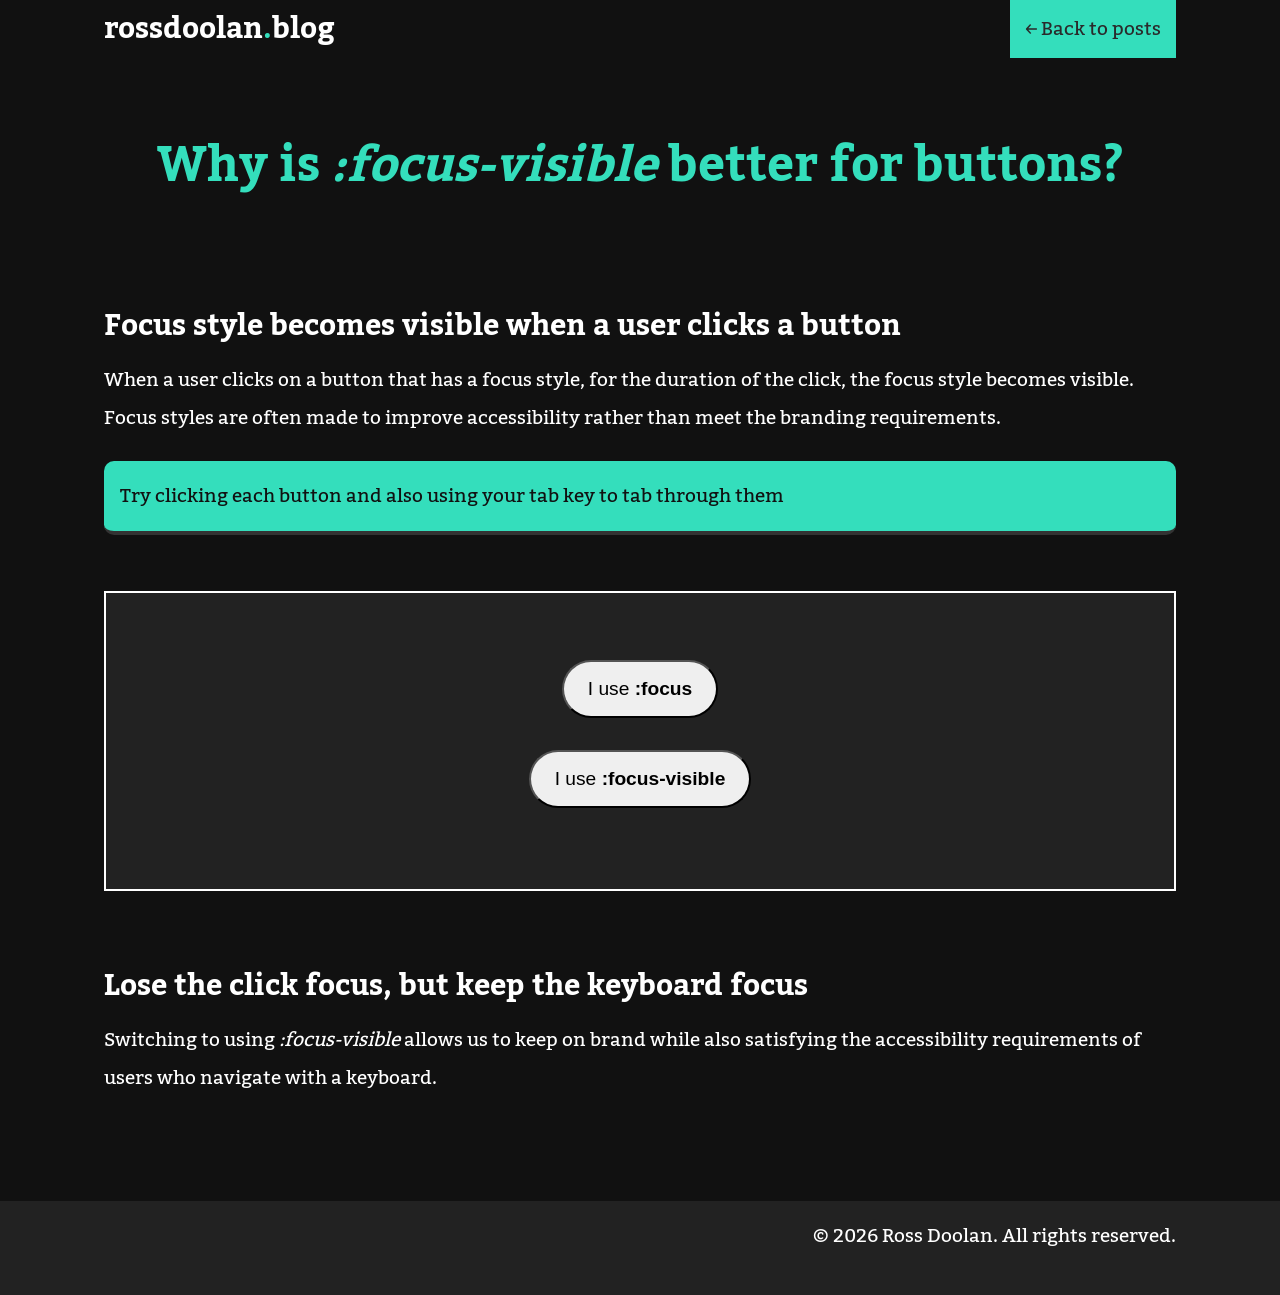
<file: blog/focus-visible-buttons.html>
<!DOCTYPE html>
<html lang="en">
<head>
  <meta charset="UTF-8">
  <meta name="viewport" content="width=device-width, initial-scale=1">
  <title>Ross Doolan - Why is :focus-visible better for buttons?</title>
  <link rel="preconnect" href="https://fonts.googleapis.com">
  <link rel="preconnect" href="https://fonts.gstatic.com" crossorigin>
  <link href="https://fonts.googleapis.com/css2?family=Kadwa:wght@400;700&display=swap" rel="stylesheet">
  <link href="assets/styles/styles.css" rel="stylesheet">
</head>
<body>

  <header>
    <div class="container">
      <div class="header-bar">
        <div class="logo">rossdoolan<span>.</span>blog</div>
        <a href="index.html" class="nav-link">&larr; Back to posts</a>
      </div>
    </div>
  </header>
  <main>
    <section class="services">
      <div class="container">
          <h1>Why is <em>:focus-visible</em> better for buttons?</h1>
          <h2>Focus style becomes visible when a user clicks a button</h2>
          <p>When a user clicks on a button that has a focus style, for the duration of the click, the focus style becomes visible. Focus styles are often made to improve accessibility rather than meet the branding requirements.</p>
          <p class="tip">Try clicking each button and also using your tab key to tab through them</p>
          <iframe src="focus-demo.html" title="Focus Demo" style="width: 100%; height: 300px; border: 2px solid white;"></iframe>
          <h2>Lose the click focus, but keep the keyboard focus</h2>
          <p>Switching to using <em>:focus-visible</em> allows us to keep on brand while also satisfying the accessibility requirements of users who navigate with a keyboard.</p>
      </div>
    </section>
  </main>

  <footer>
    <div class="container">
      <p>&copy; 2026 Ross Doolan. All rights reserved.</p>
    </div>
  </footer>

</body>
</html>
</file>
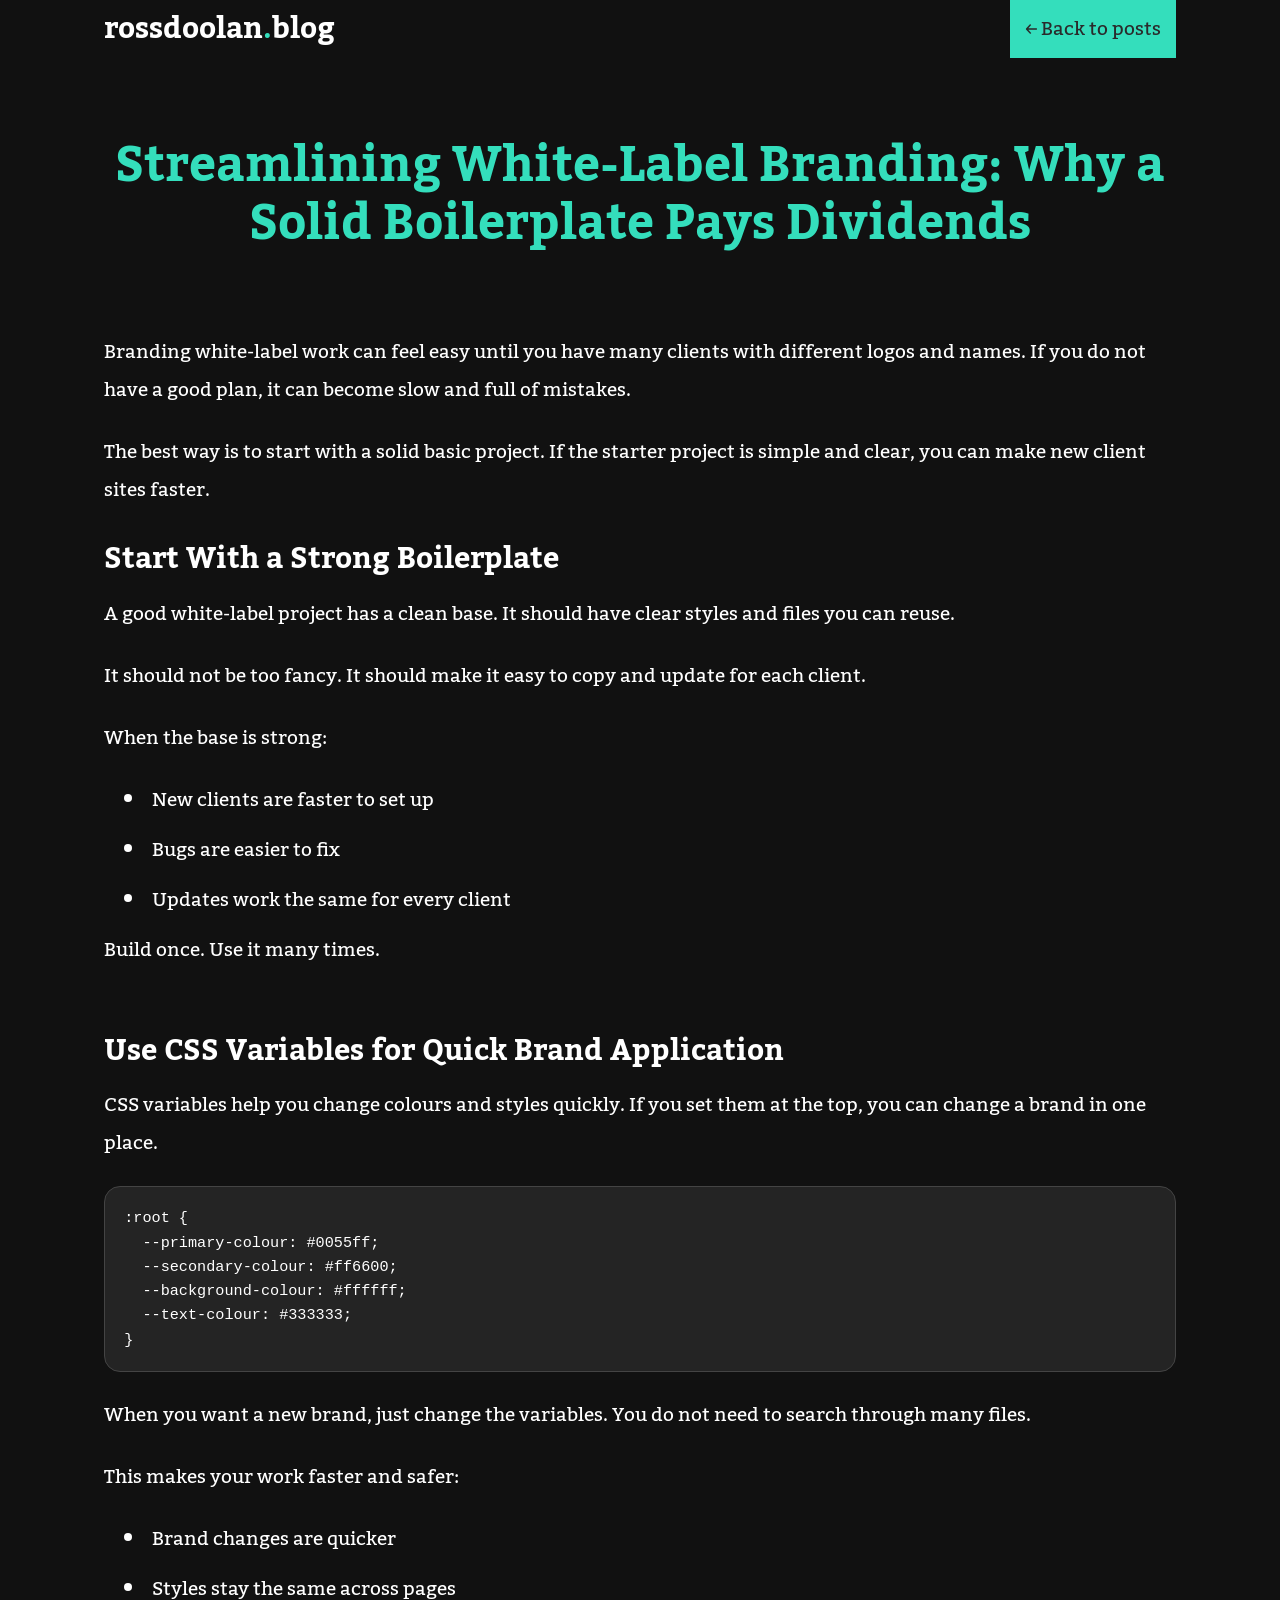
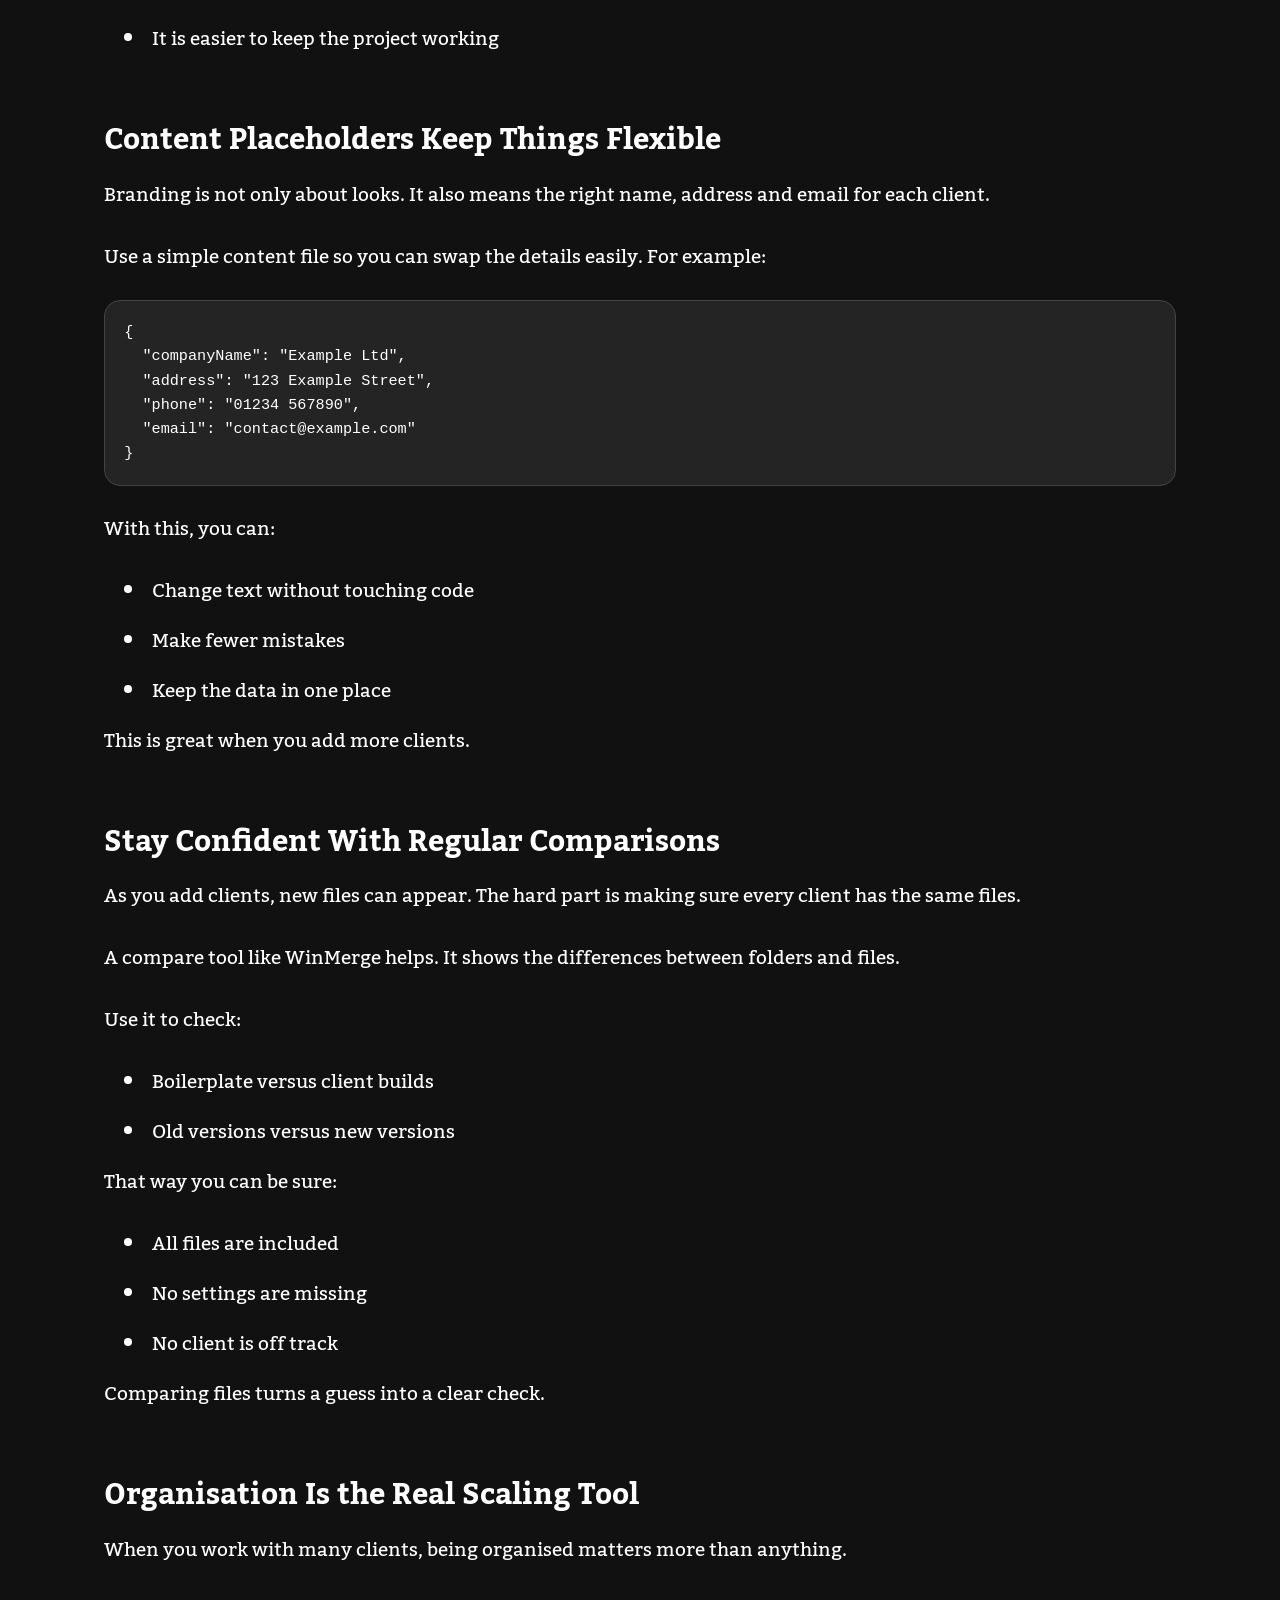
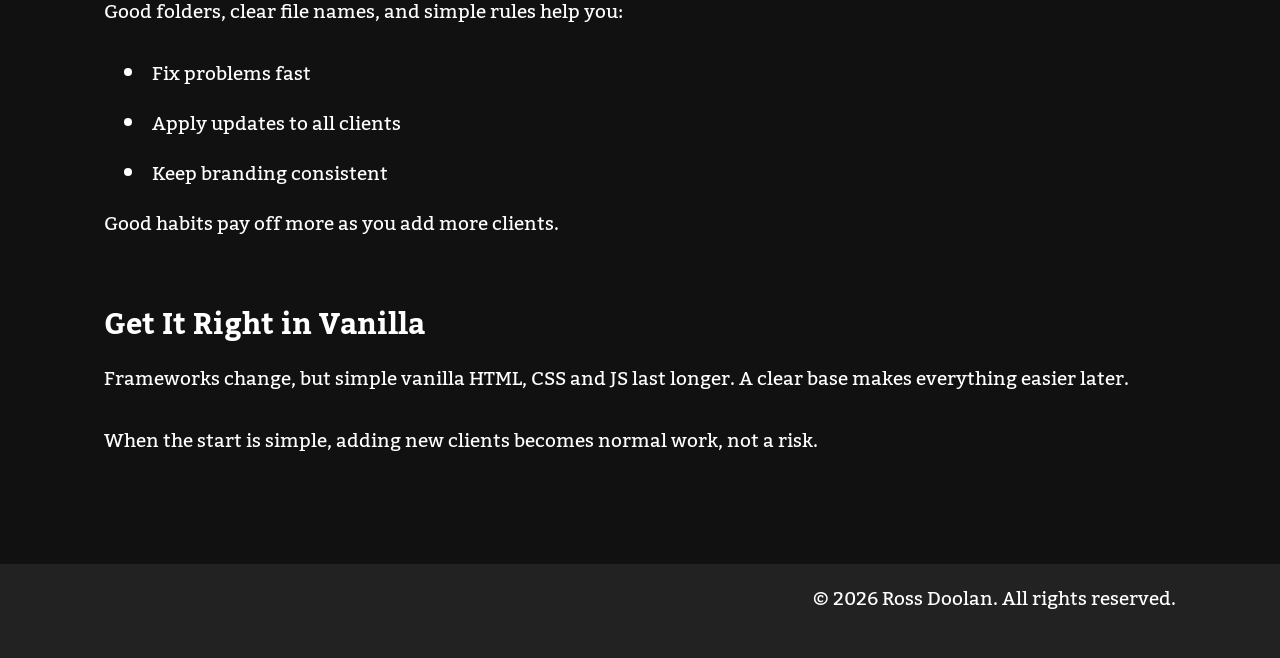
<file: blog/white-label-branding.html>
<!DOCTYPE html>
<html lang="en">
<head>
  <meta charset="UTF-8">
  <meta name="viewport" content="width=device-width, initial-scale=1">
  <title>Ross Doolan - White-Label branding</title>
  <link rel="preconnect" href="https://fonts.googleapis.com">
  <link rel="preconnect" href="https://fonts.gstatic.com" crossorigin>
  <link href="https://fonts.googleapis.com/css2?family=Kadwa:wght@400;700&display=swap" rel="stylesheet">
  <link href="assets/styles/styles.css" rel="stylesheet">
</head>
<body>

  <header>
    <div class="container">
      <div class="header-bar">
        <div class="logo">rossdoolan<span>.</span>blog</div>
        <a href="index.html" class="nav-link">&larr; Back to posts</a>
      </div>
    </div>
  </header>
  <main>
    <section class="services">
      <div class="container">
          <h1>Streamlining White-Label Branding: Why a Solid Boilerplate Pays Dividends</h1>
          <p>Branding white-label work can feel easy until you have many clients with different logos and names. If you do not have a good plan, it can become slow and full of mistakes.</p>
          <p>The best way is to start with a solid basic project. If the starter project is simple and clear, you can make new client sites faster.</p>

          <h2>Start With a Strong Boilerplate</h2>
          <p>A good white-label project has a clean base. It should have clear styles and files you can reuse.</p>
          <p>It should not be too fancy. It should make it easy to copy and update for each client.</p>
          <p>When the base is strong:</p>
          <ul>
            <li>New clients are faster to set up</li>
            <li>Bugs are easier to fix</li>
            <li>Updates work the same for every client</li>
          </ul>
          <p>Build once. Use it many times.</p>

          <h2>Use CSS Variables for Quick Brand Application</h2>
          <p>CSS variables help you change colours and styles quickly. If you set them at the top, you can change a brand in one place.</p>
          <div class="code-box">
<pre><code class="language-css">:root {
  --primary-colour: #0055ff;
  --secondary-colour: #ff6600;
  --background-colour: #ffffff;
  --text-colour: #333333;
}</code></pre>
          </div>
          <p>When you want a new brand, just change the variables. You do not need to search through many files.</p>
          <p>This makes your work faster and safer:</p>
          <ul>
            <li>Brand changes are quicker</li>
            <li>Styles stay the same across pages</li>
            <li>It is easier to keep the project working</li>
          </ul>

          <h2>Content Placeholders Keep Things Flexible</h2>
          <p>Branding is not only about looks. It also means the right name, address and email for each client.</p>
          <p>Use a simple content file so you can swap the details easily. For example:</p>
          <div class="code-box">
<pre><code class="language-json">{
  "companyName": "Example Ltd",
  "address": "123 Example Street",
  "phone": "01234 567890",
  "email": "contact@example.com"
}</code></pre>
          </div>
          <p>With this, you can:</p>
          <ul>
            <li>Change text without touching code</li>
            <li>Make fewer mistakes</li>
            <li>Keep the data in one place</li>
          </ul>
          <p>This is great when you add more clients.</p>

          <h2>Stay Confident With Regular Comparisons</h2>
          <p>As you add clients, new files can appear. The hard part is making sure every client has the same files.</p>
          <p>A compare tool like WinMerge helps. It shows the differences between folders and files.</p>
          <p>Use it to check:</p>
          <ul>
            <li>Boilerplate versus client builds</li>
            <li>Old versions versus new versions</li>
          </ul>
          <p>That way you can be sure:</p>
          <ul>
            <li>All files are included</li>
            <li>No settings are missing</li>
            <li>No client is off track</li>
          </ul>
          <p>Comparing files turns a guess into a clear check.</p>

          <h2>Organisation Is the Real Scaling Tool</h2>
          <p>When you work with many clients, being organised matters more than anything.</p>
          <p>Good folders, clear file names, and simple rules help you:</p>
          <ul>
            <li>Fix problems fast</li>
            <li>Apply updates to all clients</li>
            <li>Keep branding consistent</li>
          </ul>
          <p>Good habits pay off more as you add more clients.</p>

          <h2>Get It Right in Vanilla</h2>
          <p>Frameworks change, but simple vanilla HTML, CSS and JS last longer. A clear base makes everything easier later.</p>
          <p>When the start is simple, adding new clients becomes normal work, not a risk.</p>
      </div>
    </section>
  </main>

  <footer>
    <div class="container">
      <p>&copy; 2026 Ross Doolan. All rights reserved.</p>
    </div>
  </footer>

</body>
</html>
</file>
<file: assets/stylesheets/styles.css>
* {
    box-sizing: border-box;
}

body {
    font-family: 'Open Sans', sans-serif;
    font-size: 24px;
    padding: 1.5rem;
}

.wrapper {
    max-width: 1000px;
    margin: 0 auto;
}

p, h3 {
    line-height: 160%;
}

header {
    text-align: center;
    margin-bottom: 30px;
}

strong {
    font-weight: 900;
}

h1 {
    font-size: 96px;
    font-weight: 400;
    margin: 0;
}

header p {
    font-size: 24px;
    font-weight: 400;
    margin: 0;
}

nav {
    text-align: center;
    margin-bottom: 40px;
}

nav ul,
nav ul li {
    list-style: none;
    margin: 0;
    padding: 0;
    display: inline-block;
}
nav a {
    background: #f2f2f2;
    padding: 15px 20px;
    margin: 10px;
    border-radius: 11px;
    text-decoration: none;
    color: #000;
    display: block;
}

nav a:hover {
    filter:brightness(80%)
}

.green {
    background: #345E47;
    color: #fff;
}

.blue {
    background: #4A4B6E;
    color: #fff;
}

.red {
    background: #784940;
    color: #fff;
}

.black {
    background: #000;
    color: #fff;
}

section {
    border-top: 10px solid #f2f2f2;
    margin-bottom: 80px;
}

 #about {
    border-color: #345E47;
}

#skillset {
    border-color: #4A4B6E;
}

#experience {
    border-color: #784940;
}

.back-to-top-button {
    position: fixed;
    bottom: 1.5rem;
    right: 1.5rem;
    display: inline-block;
    background: #f2f2f2;
    color: #000;
    padding: 15px 20px;
    border-radius: 11px;
    text-decoration: none;
    border: 1px solid #000;
}

.back-to-top-button:hover {
    background: #000;
    color: #fff;
    cursor: pointer;
}

@media (max-width: 650px) {
    body {
        font-size: 1rem;
    }
    h1 {
        font-size: 3rem
    }
    header p {
        font-size: 1.5rem;
    }
    section {
        margin-bottom: 40px;
    }
    nav ul,
    nav ul li {
        display: block;
    }
}
</file>
<file: blog/assets/styles/styles.css>
:root {
  --primary-color: #34debc;
  --secondary-color: #2a2a2b;
  --text-color: #fff;
}

.kadwa-regular {
  font-family: "Kadwa", serif;
  font-weight: 400;
  font-style: normal;
}

.kadwa-bold {
  font-family: "Kadwa", serif;
  font-weight: 700;
  font-style: normal;
}

* {
  box-sizing: border-box;
  margin: 0;
  padding: 0;
}

html,
body {
  display: flex;
  flex-direction: column;
  min-height: 100vh;
  background-color: #111111;
  color: #fff;
}

body {
  height: 100%;
  margin: 0;
  font-family: "Kadwa", serif;
  font-size: 1.2rem;
  font-weight: 400;
  font-style: normal;
}

.wrapper {
  display: flex;
  flex-direction: column;
  min-height: 100vh;
}

.container {
  max-width: 1200px;
  margin: 0 auto;
  padding: 0 4rem;
}

main {
  flex: 1 0 auto;
}

article {
  padding: 2rem 0;
  border-bottom: 1px solid #222;
}

article a {
  color: #fff;
  text-decoration: none;
}

article a h2 {
  color: var(--primary-color);
}

article a:hover h2 {
  text-decoration: underline;
}

article span {
  color: #878787;
  text-decoration: underline;
}

figure {
  width: fit-content;
  margin-bottom: 1rem;
  border: 2px solid var(--text-color);
}

img {
  max-width: 100%;
  height: auto;
}

figcaption {
  padding-bottom: 1rem;
  color: var(--text-color);
  font-style: italic;
  text-align: center;
}

a.nav-link {
  display: inline-block;
  padding: 10px 15px;
  background: var(--primary-color);
  color: var(--secondary-color);
  text-align: center;
  text-decoration: none;
  transition: background-color 0.3s ease;
}

.logo {
  font-family: "Kadwa", serif;
  font-size: 1.8rem;
  font-weight: 700;
  font-style: normal;
}

span {
  color: var(--primary-color)
}

.header-bar {
  display: flex;
  justify-content: space-between;
}

h1 {
  padding: 5rem 0;
  color: var(--primary-color);
  font-size: 3rem;
  line-height: 1.2;
  text-align: center;
  text-wrap-style: balance;
}

h2 {
  margin-top: 2rem;
  padding-bottom: 1rem;
  font-size: 1.8rem;
  line-height: 1.3;
  text-wrap-style: balance;
}

p {
  margin-bottom: 1.5rem;
}

.tip {
  padding: 1rem;
  border-radius: 10px;
  background-color: var(--primary-color);
  color: #111111;
  border-bottom: 4px solid #333;
}

.container h2:nth-of-type(n+2) {
  padding-top: 2rem;
}

iframe {
  width: 100%;
  margin-top: 2rem;
  border: none;
}

nav ul {
  display: flex;
  flex-direction: row;
  margin: 0;
  padding: 0;
  list-style: none;
}

nav ul a {
  display: block;
  padding: 10px 15px;
  border: 1px solid red;
  text-decoration: none;
  transition: background-color 0.3s ease;
}

@media only screen and (max-width: 600px) {
  nav ul,
  .header-bar {
    flex-direction: column;
  }

  h1 {
    font-size: 2.5rem;
  }
}

.services ul {
  margin-left: 0;
  padding-left: 1.25rem;
  list-style: disc inside;
}

.services li {
  margin-bottom: 0.75rem;
}

.code-box {
  margin-bottom: 1.5rem;
}

.code-box pre {
  overflow-x: auto;
  margin: 0;
  padding: 1.2rem;
  border: 1px solid #444;
  border-radius: 1rem;
  background-color: rgba(255, 255, 255, 0.08);
  color: #fff;
}

.code-box code {
  display: block;
  font-family: ui-monospace, SFMono-Regular, Menlo, Monaco, Consolas, "Liberation Mono", "Courier New", monospace;
  font-size: 0.95rem;
  line-height: 1.6;
  white-space: pre;
}

footer {
  flex-shrink: 0;
  margin-top: 5rem;
  padding: 1rem 0;
  background: #222;
  color: #fff;
  text-align: right;
}
</file>
